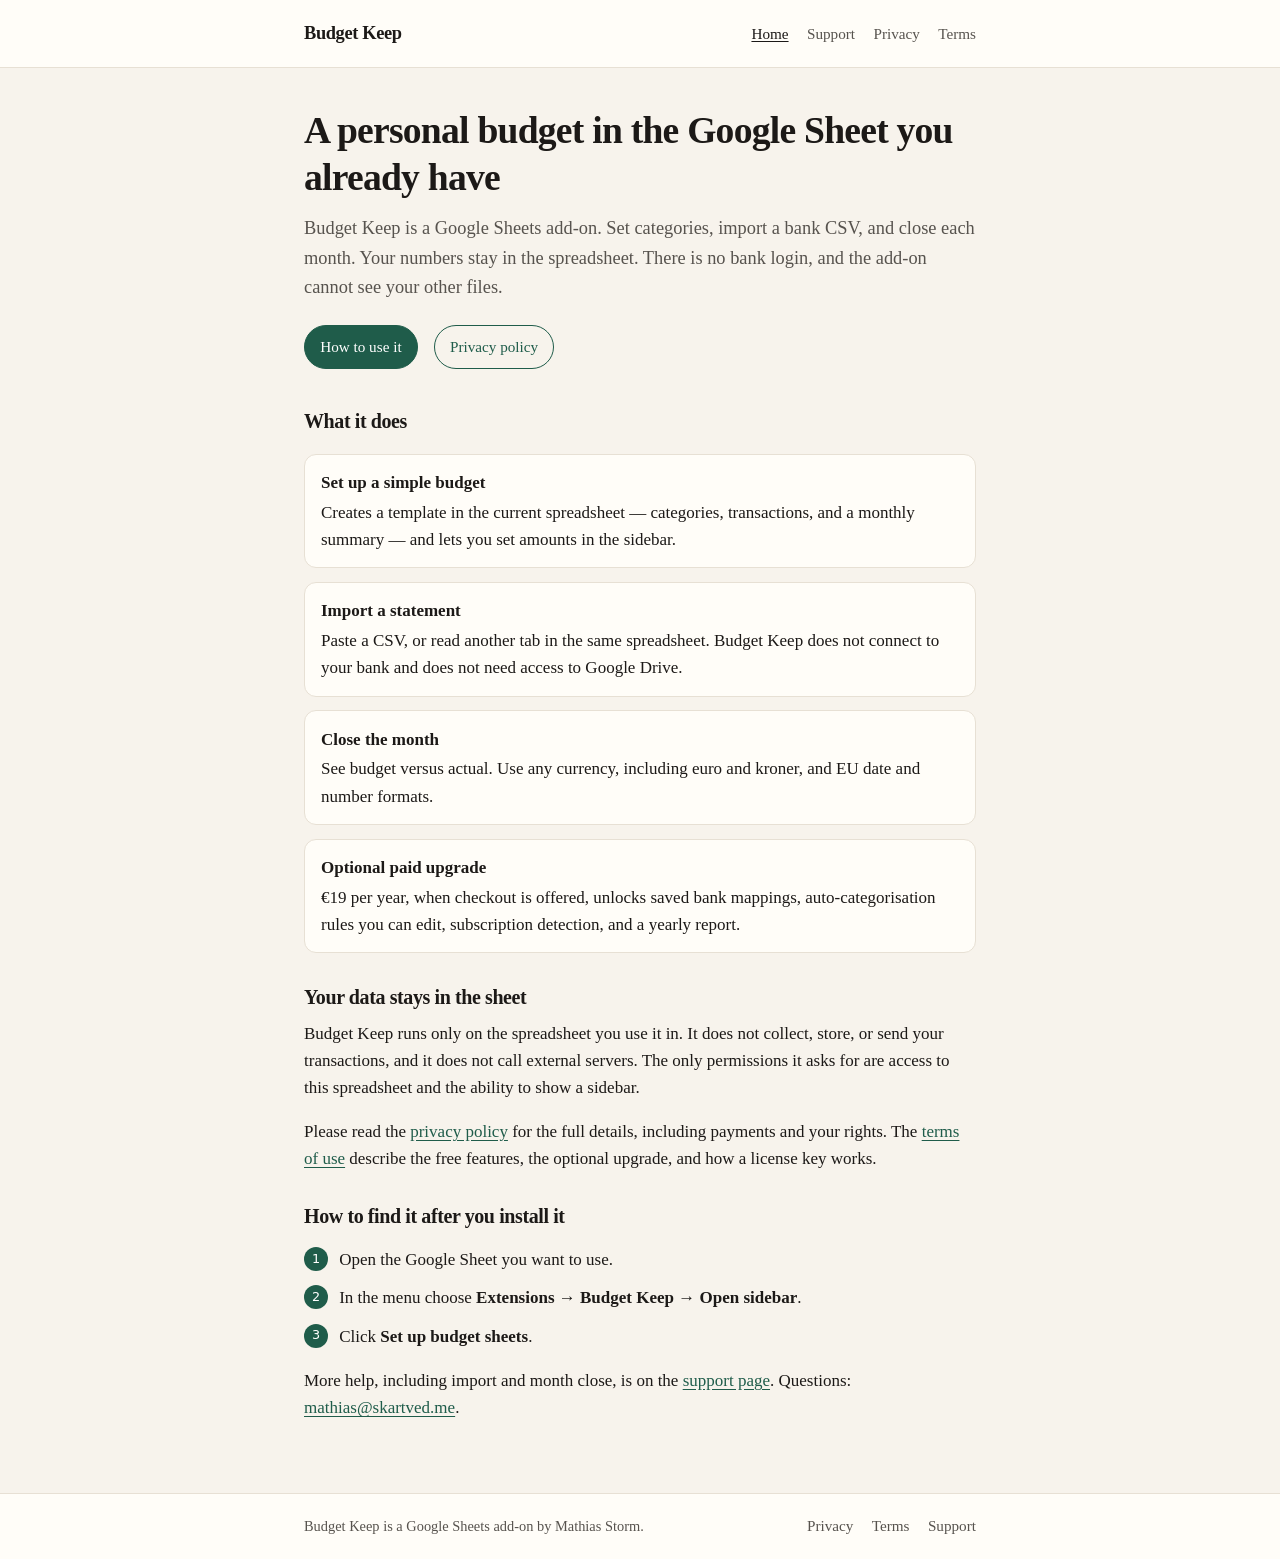
<file: index.html>
<!DOCTYPE html>
<html lang="en">
<head>
  <meta charset="utf-8">
  <meta name="viewport" content="width=device-width, initial-scale=1">
  <meta name="description" content="Budget Keep — a Google Sheets add-on for a personal budget that stays in your spreadsheet.">
  <title>Budget Keep</title>
  <link rel="stylesheet" href="styles.css">
</head>
<body>
  <header class="site-header">
    <div class="wrap">
      <a class="wordmark" href="./">Budget Keep</a>
      <nav aria-label="Primary">
        <ul>
          <li><a href="./" aria-current="page">Home</a></li>
          <li><a href="support/">Support</a></li>
          <li><a href="privacy/">Privacy</a></li>
          <li><a href="terms/">Terms</a></li>
        </ul>
      </nav>
    </div>
  </header>
  <main class="wrap">
    <article class="hero">
      <h1>A personal budget in the Google Sheet you already have</h1>
      <p class="lead">Budget Keep is a Google Sheets add-on. Set categories, import a bank CSV, and close each month. Your numbers stay in the spreadsheet. There is no bank login, and the add-on cannot see your other files.</p>
      <p class="actions">
        <a class="btn btn-primary" href="support/">How to use it</a>
        <a class="btn btn-ghost" href="privacy/">Privacy policy</a>
      </p>
    </article>

    <h2>What it does</h2>
    <ul class="features">
      <li><strong>Set up a simple budget</strong> Creates a template in the current spreadsheet — categories, transactions, and a monthly summary — and lets you set amounts in the sidebar.</li>
      <li><strong>Import a statement</strong> Paste a CSV, or read another tab in the same spreadsheet. Budget Keep does not connect to your bank and does not need access to Google Drive.</li>
      <li><strong>Close the month</strong> See budget versus actual. Use any currency, including euro and kroner, and EU date and number formats.</li>
      <li><strong>Optional paid upgrade</strong> €19 per year, when checkout is offered, unlocks saved bank mappings, auto-categorisation rules you can edit, subscription detection, and a yearly report.</li>
    </ul>

    <h2>Your data stays in the sheet</h2>
    <p>Budget Keep runs only on the spreadsheet you use it in. It does not collect, store, or send your transactions, and it does not call external servers. The only permissions it asks for are access to this spreadsheet and the ability to show a sidebar.</p>
    <p>Please read the <a href="privacy/">privacy policy</a> for the full details, including payments and your rights. The <a href="terms/">terms of use</a> describe the free features, the optional upgrade, and how a license key works.</p>

    <h2>How to find it after you install it</h2>
    <ol class="steps">
      <li>Open the Google Sheet you want to use.</li>
      <li>In the menu choose <strong>Extensions → Budget Keep → Open sidebar</strong>.</li>
      <li>Click <strong>Set up budget sheets</strong>.</li>
    </ol>
    <p>More help, including import and month close, is on the <a href="support/">support page</a>. Questions: <a href="mailto:mathias@skartved.me">mathias@skartved.me</a>.</p>

  </main>
  <footer class="site-footer">
    <div class="wrap">
      <p>Budget Keep is a Google Sheets add-on by Mathias Storm.</p>
      <nav aria-label="Footer">
        <ul>
          <li><a href="privacy/">Privacy</a></li>
          <li><a href="terms/">Terms</a></li>
          <li><a href="support/">Support</a></li>
        </ul>
      </nav>
    </div>
  </footer>
</body>
</html>
</file>
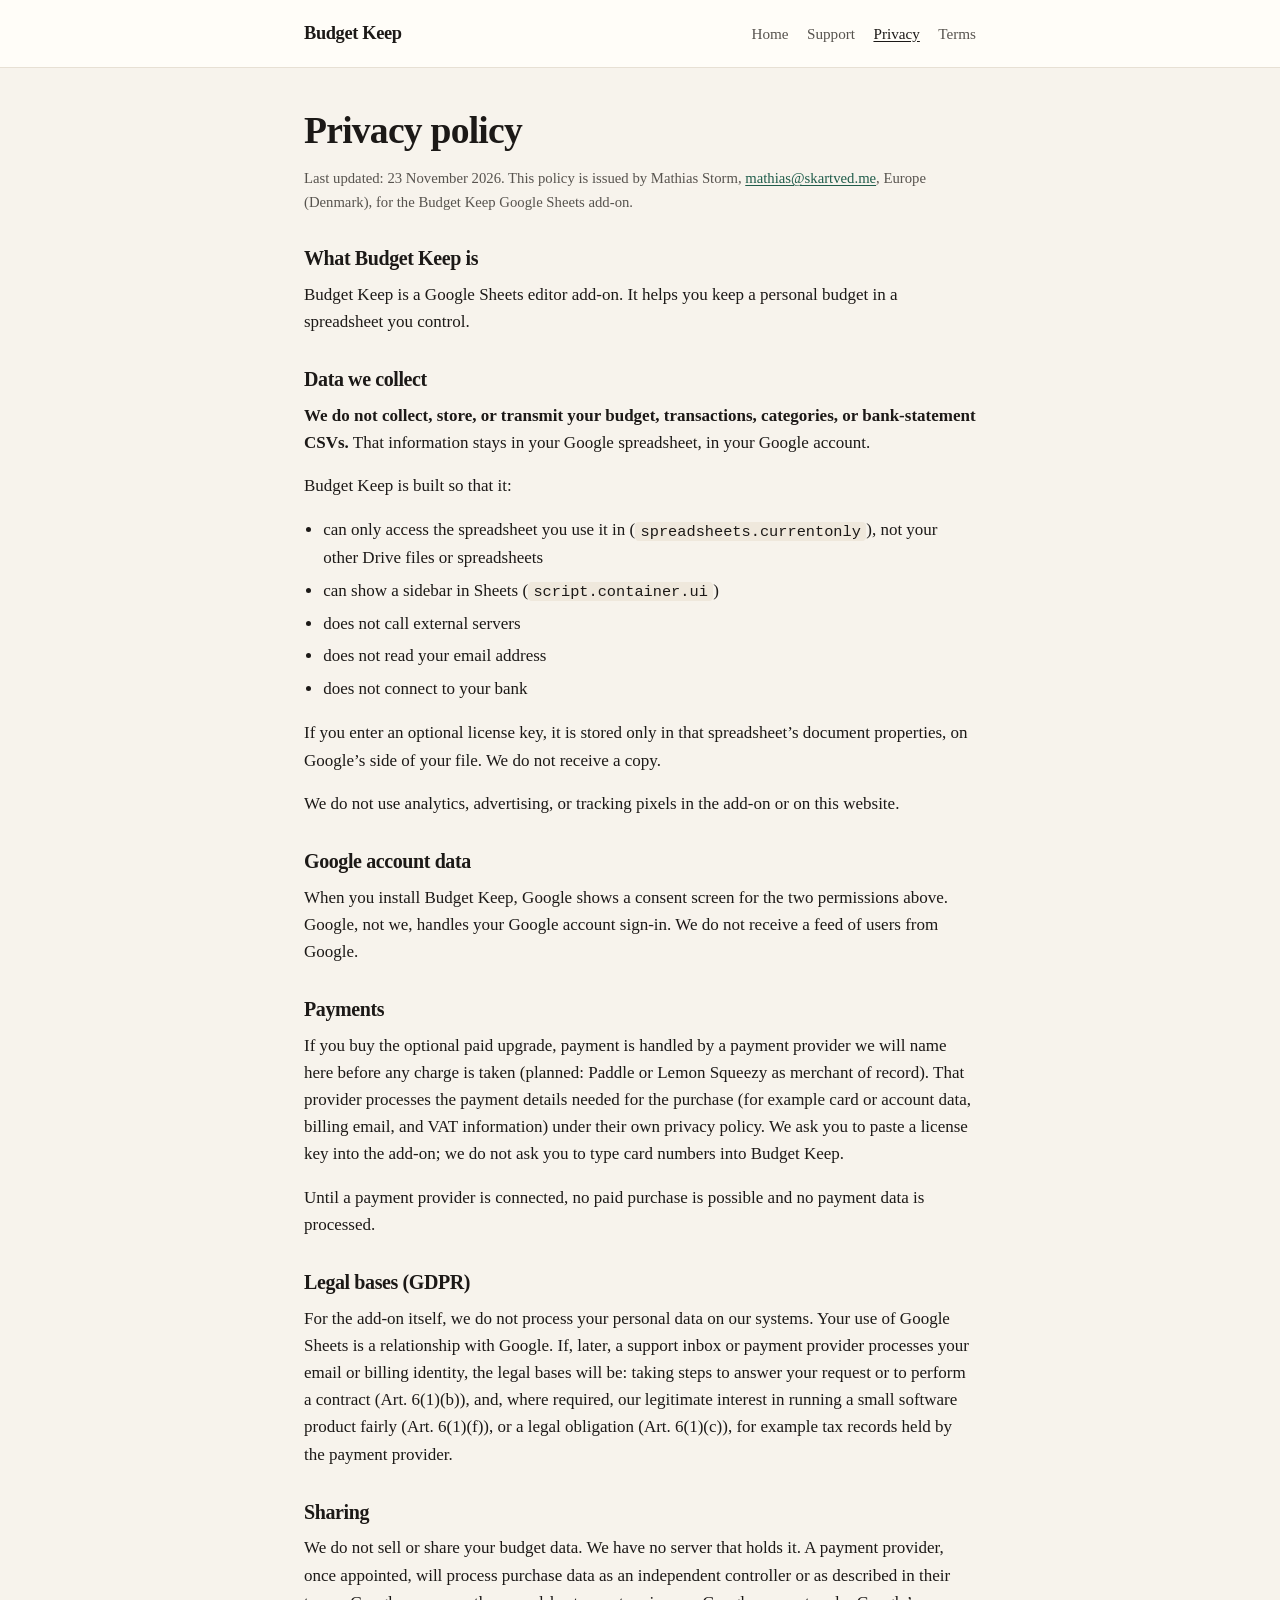
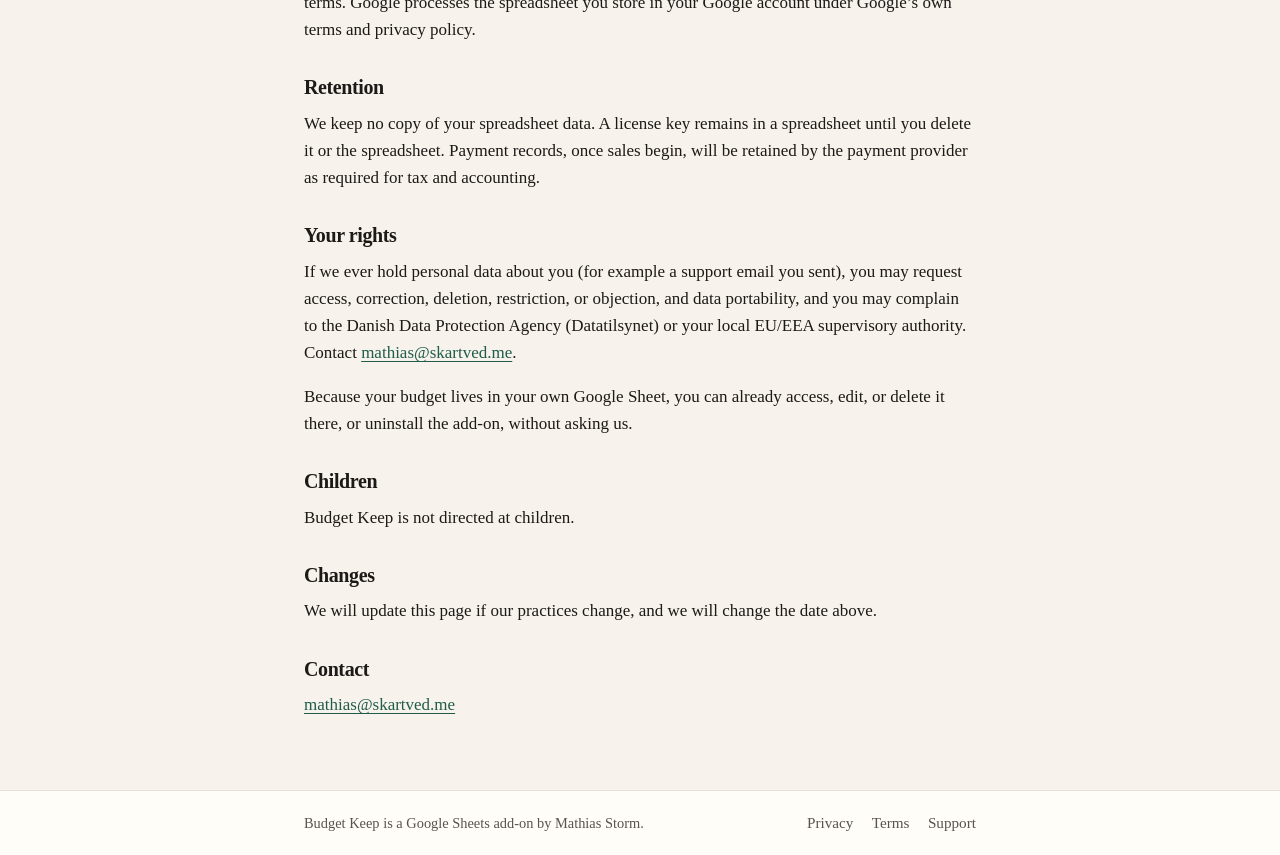
<file: privacy/index.html>
<!DOCTYPE html>
<html lang="en">
<head>
  <meta charset="utf-8">
  <meta name="viewport" content="width=device-width, initial-scale=1">
  <meta name="description" content="Privacy policy — Budget Keep — a Google Sheets add-on for a personal budget that stays in your spreadsheet.">
  <title>Privacy policy — Budget Keep</title>
  <link rel="stylesheet" href="../styles.css">
</head>
<body>
  <header class="site-header">
    <div class="wrap">
      <a class="wordmark" href="../index.html">Budget Keep</a>
      <nav aria-label="Primary">
        <ul>
          <li><a href="../index.html">Home</a></li>
          <li><a href="../support/">Support</a></li>
          <li><a href="../privacy/" aria-current="page">Privacy</a></li>
          <li><a href="../terms/">Terms</a></li>
        </ul>
      </nav>
    </div>
  </header>
  <main class="wrap">
    <article>
      <h1>Privacy policy</h1>
      <p class="meta">Last updated: 23 November 2026. This policy is issued by Mathias Storm, <a href="mailto:mathias@skartved.me">mathias@skartved.me</a>, Europe (Denmark), for the Budget Keep Google Sheets add-on.</p>

      <h2>What Budget Keep is</h2>
      <p>Budget Keep is a Google Sheets editor add-on. It helps you keep a personal budget in a spreadsheet you control.</p>

      <h2>Data we collect</h2>
      <p><strong>We do not collect, store, or transmit your budget, transactions, categories, or bank-statement CSVs.</strong> That information stays in your Google spreadsheet, in your Google account.</p>
      <p>Budget Keep is built so that it:</p>
      <ul>
        <li>can only access the spreadsheet you use it in (<code>spreadsheets.currentonly</code>), not your other Drive files or spreadsheets</li>
        <li>can show a sidebar in Sheets (<code>script.container.ui</code>)</li>
        <li>does not call external servers</li>
        <li>does not read your email address</li>
        <li>does not connect to your bank</li>
      </ul>
      <p>If you enter an optional license key, it is stored only in that spreadsheet’s document properties, on Google’s side of your file. We do not receive a copy.</p>
      <p>We do not use analytics, advertising, or tracking pixels in the add-on or on this website.</p>

      <h2>Google account data</h2>
      <p>When you install Budget Keep, Google shows a consent screen for the two permissions above. Google, not we, handles your Google account sign-in. We do not receive a feed of users from Google.</p>

      <h2>Payments</h2>
      <p>If you buy the optional paid upgrade, payment is handled by a payment provider we will name here before any charge is taken (planned: Paddle or Lemon Squeezy as merchant of record). That provider processes the payment details needed for the purchase (for example card or account data, billing email, and VAT information) under their own privacy policy. We ask you to paste a license key into the add-on; we do not ask you to type card numbers into Budget Keep.</p>
      <p>Until a payment provider is connected, no paid purchase is possible and no payment data is processed.</p>

      <h2>Legal bases (GDPR)</h2>
      <p>For the add-on itself, we do not process your personal data on our systems. Your use of Google Sheets is a relationship with Google. If, later, a support inbox or payment provider processes your email or billing identity, the legal bases will be: taking steps to answer your request or to perform a contract (Art. 6(1)(b)), and, where required, our legitimate interest in running a small software product fairly (Art. 6(1)(f)), or a legal obligation (Art. 6(1)(c)), for example tax records held by the payment provider.</p>

      <h2>Sharing</h2>
      <p>We do not sell or share your budget data. We have no server that holds it. A payment provider, once appointed, will process purchase data as an independent controller or as described in their terms. Google processes the spreadsheet you store in your Google account under Google’s own terms and privacy policy.</p>

      <h2>Retention</h2>
      <p>We keep no copy of your spreadsheet data. A license key remains in a spreadsheet until you delete it or the spreadsheet. Payment records, once sales begin, will be retained by the payment provider as required for tax and accounting.</p>

      <h2>Your rights</h2>
      <p>If we ever hold personal data about you (for example a support email you sent), you may request access, correction, deletion, restriction, or objection, and data portability, and you may complain to the Danish Data Protection Agency (Datatilsynet) or your local EU/EEA supervisory authority. Contact <a href="mailto:mathias@skartved.me">mathias@skartved.me</a>.</p>
      <p>Because your budget lives in your own Google Sheet, you can already access, edit, or delete it there, or uninstall the add-on, without asking us.</p>

      <h2>Children</h2>
      <p>Budget Keep is not directed at children.</p>

      <h2>Changes</h2>
      <p>We will update this page if our practices change, and we will change the date above.</p>

      <h2>Contact</h2>
      <p><a href="mailto:mathias@skartved.me">mathias@skartved.me</a></p>
    </article>

  </main>
  <footer class="site-footer">
    <div class="wrap">
      <p>Budget Keep is a Google Sheets add-on by Mathias Storm.</p>
      <nav aria-label="Footer">
        <ul>
          <li><a href="../privacy/">Privacy</a></li>
          <li><a href="../terms/">Terms</a></li>
          <li><a href="../support/">Support</a></li>
        </ul>
      </nav>
    </div>
  </footer>
</body>
</html>
</file>
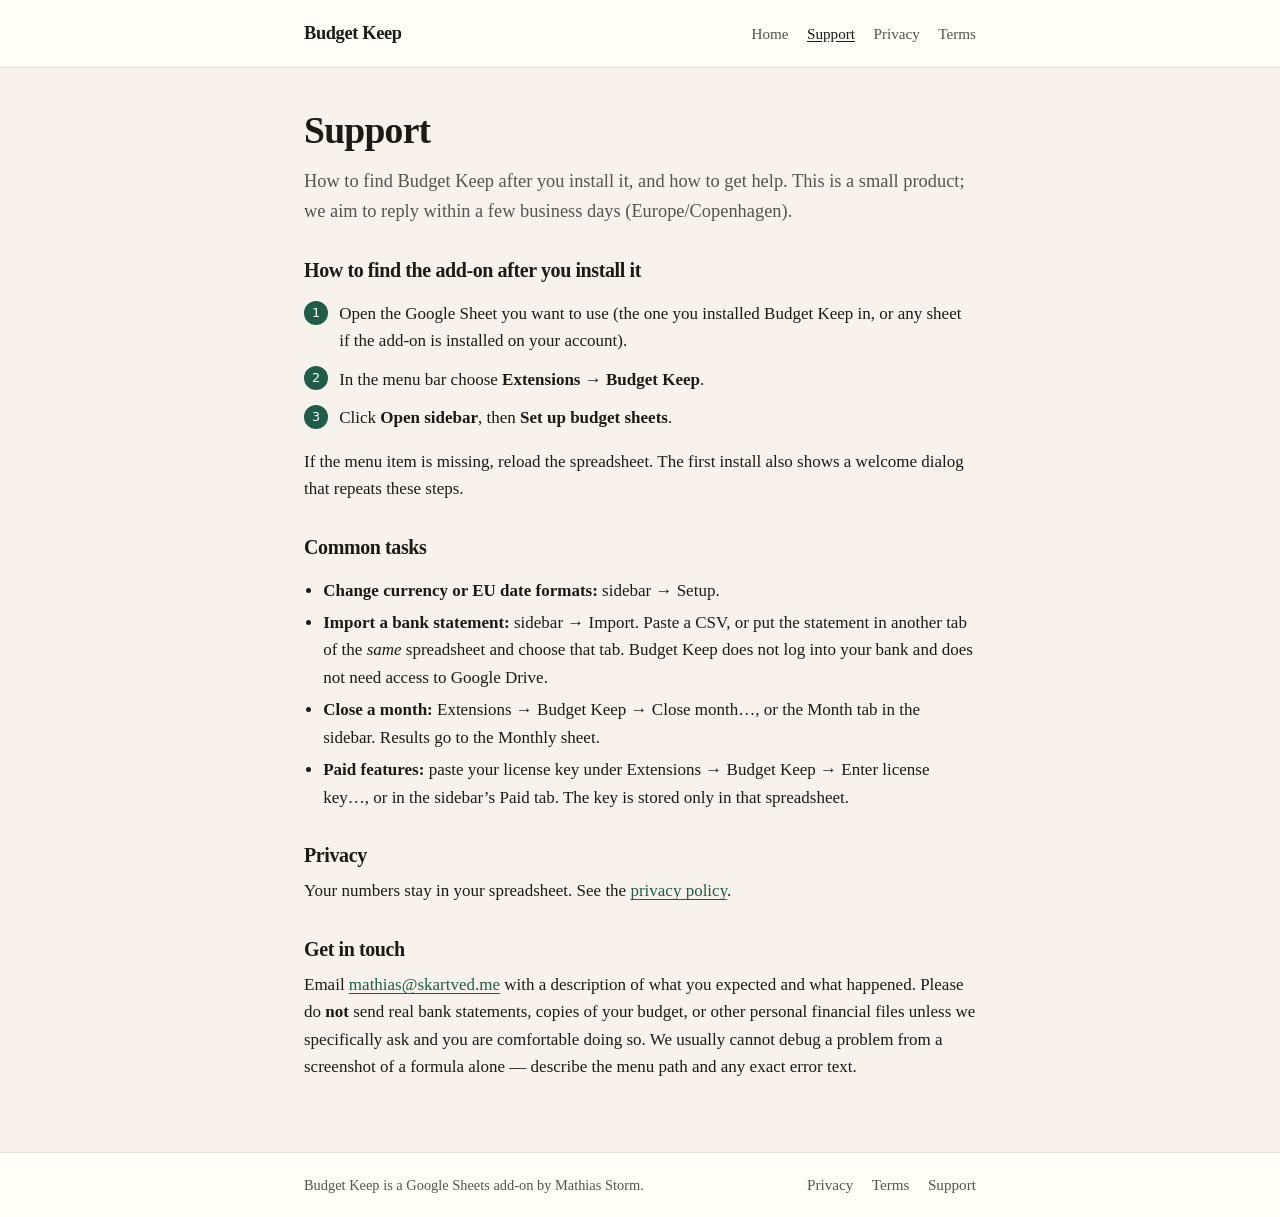
<file: support/index.html>
<!DOCTYPE html>
<html lang="en">
<head>
  <meta charset="utf-8">
  <meta name="viewport" content="width=device-width, initial-scale=1">
  <meta name="description" content="Support — Budget Keep — a Google Sheets add-on for a personal budget that stays in your spreadsheet.">
  <title>Support — Budget Keep</title>
  <link rel="stylesheet" href="../styles.css">
</head>
<body>
  <header class="site-header">
    <div class="wrap">
      <a class="wordmark" href="../index.html">Budget Keep</a>
      <nav aria-label="Primary">
        <ul>
          <li><a href="../index.html">Home</a></li>
          <li><a href="../support/" aria-current="page">Support</a></li>
          <li><a href="../privacy/">Privacy</a></li>
          <li><a href="../terms/">Terms</a></li>
        </ul>
      </nav>
    </div>
  </header>
  <main class="wrap">
    <article>
      <h1>Support</h1>
      <p class="lead">How to find Budget Keep after you install it, and how to get help. This is a small product; we aim to reply within a few business days (Europe/Copenhagen).</p>

      <h2>How to find the add-on after you install it</h2>
      <ol class="steps">
        <li>Open the Google Sheet you want to use (the one you installed Budget Keep in, or any sheet if the add-on is installed on your account).</li>
        <li>In the menu bar choose <strong>Extensions → Budget Keep</strong>.</li>
        <li>Click <strong>Open sidebar</strong>, then <strong>Set up budget sheets</strong>.</li>
      </ol>
      <p>If the menu item is missing, reload the spreadsheet. The first install also shows a welcome dialog that repeats these steps.</p>

      <h2>Common tasks</h2>
      <ul>
        <li><strong>Change currency or EU date formats:</strong> sidebar → Setup.</li>
        <li><strong>Import a bank statement:</strong> sidebar → Import. Paste a CSV, or put the statement in another tab of the <em>same</em> spreadsheet and choose that tab. Budget Keep does not log into your bank and does not need access to Google Drive.</li>
        <li><strong>Close a month:</strong> Extensions → Budget Keep → Close month…, or the Month tab in the sidebar. Results go to the Monthly sheet.</li>
        <li><strong>Paid features:</strong> paste your license key under Extensions → Budget Keep → Enter license key…, or in the sidebar’s Paid tab. The key is stored only in that spreadsheet.</li>
      </ul>

      <h2>Privacy</h2>
      <p>Your numbers stay in your spreadsheet. See the <a href="../privacy/">privacy policy</a>.</p>

      <h2>Get in touch</h2>
      <p>Email <a href="mailto:mathias@skartved.me">mathias@skartved.me</a> with a description of what you expected and what happened. Please do <strong>not</strong> send real bank statements, copies of your budget, or other personal financial files unless we specifically ask and you are comfortable doing so. We usually cannot debug a problem from a screenshot of a formula alone — describe the menu path and any exact error text.</p>
    </article>

  </main>
  <footer class="site-footer">
    <div class="wrap">
      <p>Budget Keep is a Google Sheets add-on by Mathias Storm.</p>
      <nav aria-label="Footer">
        <ul>
          <li><a href="../privacy/">Privacy</a></li>
          <li><a href="../terms/">Terms</a></li>
          <li><a href="../support/">Support</a></li>
        </ul>
      </nav>
    </div>
  </footer>
</body>
</html>
</file>
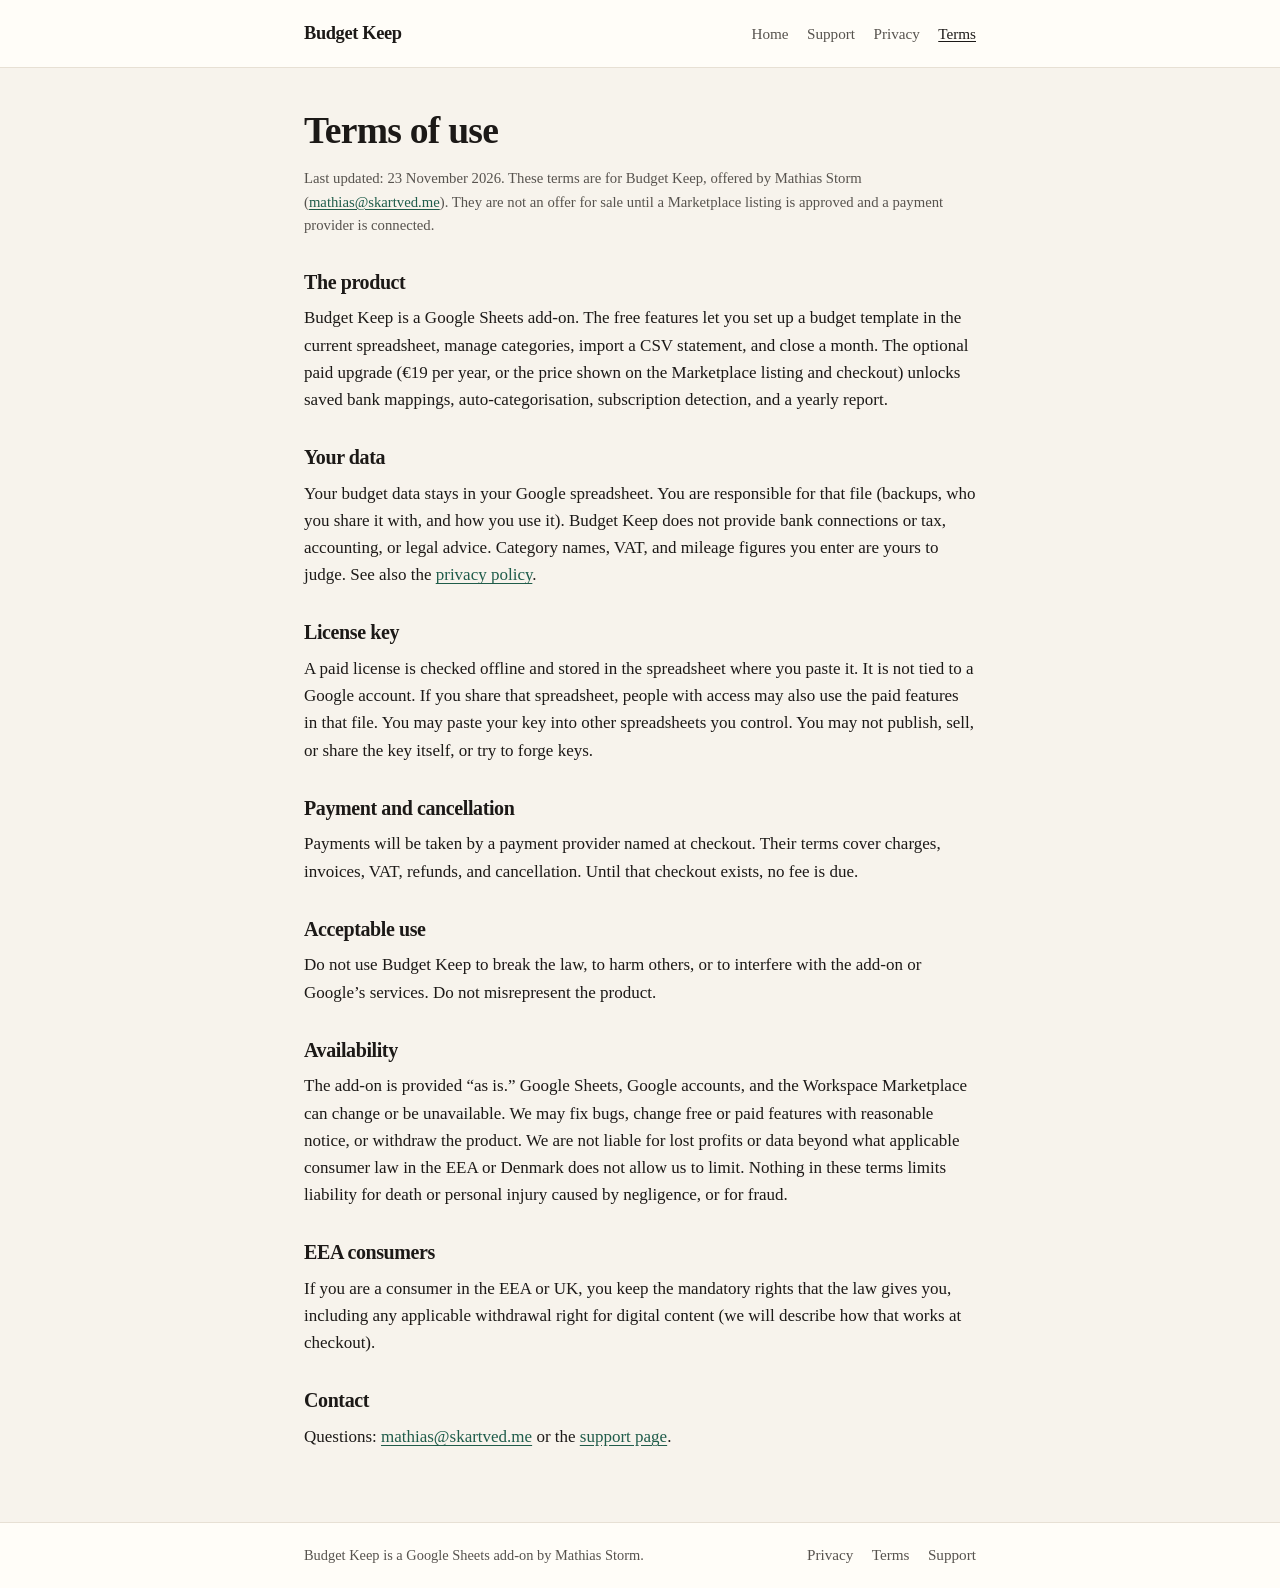
<file: terms/index.html>
<!DOCTYPE html>
<html lang="en">
<head>
  <meta charset="utf-8">
  <meta name="viewport" content="width=device-width, initial-scale=1">
  <meta name="description" content="Terms of use — Budget Keep — a Google Sheets add-on for a personal budget that stays in your spreadsheet.">
  <title>Terms of use — Budget Keep</title>
  <link rel="stylesheet" href="../styles.css">
</head>
<body>
  <header class="site-header">
    <div class="wrap">
      <a class="wordmark" href="../index.html">Budget Keep</a>
      <nav aria-label="Primary">
        <ul>
          <li><a href="../index.html">Home</a></li>
          <li><a href="../support/">Support</a></li>
          <li><a href="../privacy/">Privacy</a></li>
          <li><a href="../terms/" aria-current="page">Terms</a></li>
        </ul>
      </nav>
    </div>
  </header>
  <main class="wrap">
    <article>
      <h1>Terms of use</h1>
      <p class="meta">Last updated: 23 November 2026. These terms are for Budget Keep, offered by Mathias Storm (<a href="mailto:mathias@skartved.me">mathias@skartved.me</a>). They are not an offer for sale until a Marketplace listing is approved and a payment provider is connected.</p>

      <h2>The product</h2>
      <p>Budget Keep is a Google Sheets add-on. The free features let you set up a budget template in the current spreadsheet, manage categories, import a CSV statement, and close a month. The optional paid upgrade (€19 per year, or the price shown on the Marketplace listing and checkout) unlocks saved bank mappings, auto-categorisation, subscription detection, and a yearly report.</p>

      <h2>Your data</h2>
      <p>Your budget data stays in your Google spreadsheet. You are responsible for that file (backups, who you share it with, and how you use it). Budget Keep does not provide bank connections or tax, accounting, or legal advice. Category names, VAT, and mileage figures you enter are yours to judge. See also the <a href="../privacy/">privacy policy</a>.</p>

      <h2>License key</h2>
      <p>A paid license is checked offline and stored in the spreadsheet where you paste it. It is not tied to a Google account. If you share that spreadsheet, people with access may also use the paid features in that file. You may paste your key into other spreadsheets you control. You may not publish, sell, or share the key itself, or try to forge keys.</p>

      <h2>Payment and cancellation</h2>
      <p>Payments will be taken by a payment provider named at checkout. Their terms cover charges, invoices, VAT, refunds, and cancellation. Until that checkout exists, no fee is due.</p>

      <h2>Acceptable use</h2>
      <p>Do not use Budget Keep to break the law, to harm others, or to interfere with the add-on or Google’s services. Do not misrepresent the product.</p>

      <h2>Availability</h2>
      <p>The add-on is provided “as is.” Google Sheets, Google accounts, and the Workspace Marketplace can change or be unavailable. We may fix bugs, change free or paid features with reasonable notice, or withdraw the product. We are not liable for lost profits or data beyond what applicable consumer law in the EEA or Denmark does not allow us to limit. Nothing in these terms limits liability for death or personal injury caused by negligence, or for fraud.</p>

      <h2>EEA consumers</h2>
      <p>If you are a consumer in the EEA or UK, you keep the mandatory rights that the law gives you, including any applicable withdrawal right for digital content (we will describe how that works at checkout).</p>

      <h2>Contact</h2>
      <p>Questions: <a href="mailto:mathias@skartved.me">mathias@skartved.me</a> or the <a href="../support/">support page</a>.</p>
    </article>

  </main>
  <footer class="site-footer">
    <div class="wrap">
      <p>Budget Keep is a Google Sheets add-on by Mathias Storm.</p>
      <nav aria-label="Footer">
        <ul>
          <li><a href="../privacy/">Privacy</a></li>
          <li><a href="../terms/">Terms</a></li>
          <li><a href="../support/">Support</a></li>
        </ul>
      </nav>
    </div>
  </footer>
</body>
</html>
</file>
<file: styles.css>
/* Budget Keep — shared styles. No external fonts, scripts, or trackers. */
:root {
  --ink: #1c1917;
  --muted: #57534e;
  --paper: #f7f3ec;
  --card: #fffdf8;
  --line: #e7e0d4;
  --accent: #1f5c4a;
  --accent-dark: #154337;
  --focus: #0f766e;
}

* { box-sizing: border-box; }

html { scroll-behavior: smooth; }

body {
  margin: 0;
  min-height: 100vh;
  display: flex;
  flex-direction: column;
  color: var(--ink);
  background: var(--paper);
  font-family: "Iowan Old Style", "Palatino Linotype", Palatino, "Book Antiqua", Georgia, "Times New Roman", serif;
  font-size: 1.0625rem;
  line-height: 1.6;
}

a {
  color: var(--accent);
  text-underline-offset: 0.15em;
}

a:hover { color: var(--accent-dark); }

a:focus-visible,
button:focus-visible {
  outline: 2px solid var(--focus);
  outline-offset: 3px;
}

.wrap {
  width: min(42rem, calc(100% - 2.5rem));
  margin-inline: auto;
}

.site-header {
  border-bottom: 1px solid var(--line);
  background: var(--card);
}

.site-header .wrap,
.site-footer .wrap {
  display: flex;
  align-items: center;
  justify-content: space-between;
  gap: 1rem;
  padding: 0.9rem 0;
  flex-wrap: wrap;
}

.wordmark {
  color: var(--ink);
  text-decoration: none;
  font-weight: 650;
  letter-spacing: -0.02em;
  font-size: 1.15rem;
}

.wordmark:hover { color: var(--accent); }

nav ul {
  list-style: none;
  display: flex;
  gap: 1.15rem;
  margin: 0;
  padding: 0;
}

nav a {
  color: var(--muted);
  text-decoration: none;
  font-size: 0.95rem;
}

nav a:hover,
nav a[aria-current="page"] {
  color: var(--ink);
  text-decoration: underline;
}

main {
  flex: 1;
  padding: 2.5rem 0 3.5rem;
}

h1, h2, h3 {
  line-height: 1.25;
  letter-spacing: -0.02em;
  font-weight: 650;
}

h1 {
  font-size: clamp(1.8rem, 4vw, 2.35rem);
  margin: 0 0 0.75rem;
}

h2 {
  font-size: 1.25rem;
  margin: 2rem 0 0.6rem;
}

h3 {
  font-size: 1.05rem;
  margin: 1.4rem 0 0.4rem;
}

p { margin: 0 0 1rem; }

.lead {
  font-size: 1.15rem;
  color: var(--muted);
}

.meta {
  color: var(--muted);
  font-size: 0.92rem;
  margin-bottom: 1.5rem;
}

.hero {
  padding-bottom: 0.5rem;
}

.actions {
  display: flex;
  flex-wrap: wrap;
  gap: 0.75rem 1rem;
  margin: 1.4rem 0 0;
}

.btn {
  display: inline-block;
  padding: 0.55rem 0.95rem;
  border-radius: 999px;
  text-decoration: none;
  font-size: 0.95rem;
  border: 1px solid var(--accent);
}

.btn-primary {
  background: var(--accent);
  color: #fff;
}

.btn-primary:hover {
  background: var(--accent-dark);
  color: #fff;
}

.btn-ghost {
  background: transparent;
  color: var(--accent);
}

ul, ol { padding-left: 1.2rem; }

li { margin: 0.35rem 0; }

.features {
  list-style: none;
  padding: 0;
  margin: 1.25rem 0 0;
  display: grid;
  gap: 0.85rem;
}

.features li {
  background: var(--card);
  border: 1px solid var(--line);
  border-radius: 0.75rem;
  padding: 0.9rem 1rem;
  margin: 0;
}

.features strong { display: block; margin-bottom: 0.15rem; }

.note {
  background: var(--card);
  border: 1px solid var(--line);
  border-left: 4px solid var(--accent);
  border-radius: 0.4rem;
  padding: 0.9rem 1rem;
  margin: 1.25rem 0;
}

.steps {
  counter-reset: step;
  list-style: none;
  padding: 0;
}

.steps li {
  counter-increment: step;
  padding-left: 2.2rem;
  position: relative;
  margin: 0.7rem 0;
}

.steps li::before {
  content: counter(step);
  position: absolute;
  left: 0;
  top: 0.05rem;
  width: 1.5rem;
  height: 1.5rem;
  border-radius: 50%;
  background: var(--accent);
  color: #fff;
  font-size: 0.8rem;
  display: flex;
  align-items: center;
  justify-content: center;
  font-family: ui-sans-serif, system-ui, -apple-system, "Segoe UI", sans-serif;
}

code {
  font-family: ui-monospace, SFMono-Regular, Menlo, Consolas, monospace;
  font-size: 0.9em;
  background: #efe8dc;
  padding: 0.05em 0.35em;
  border-radius: 0.25rem;
}

.site-footer {
  border-top: 1px solid var(--line);
  background: var(--card);
  color: var(--muted);
  font-size: 0.9rem;
}

.site-footer p { margin: 0; }
</file>
